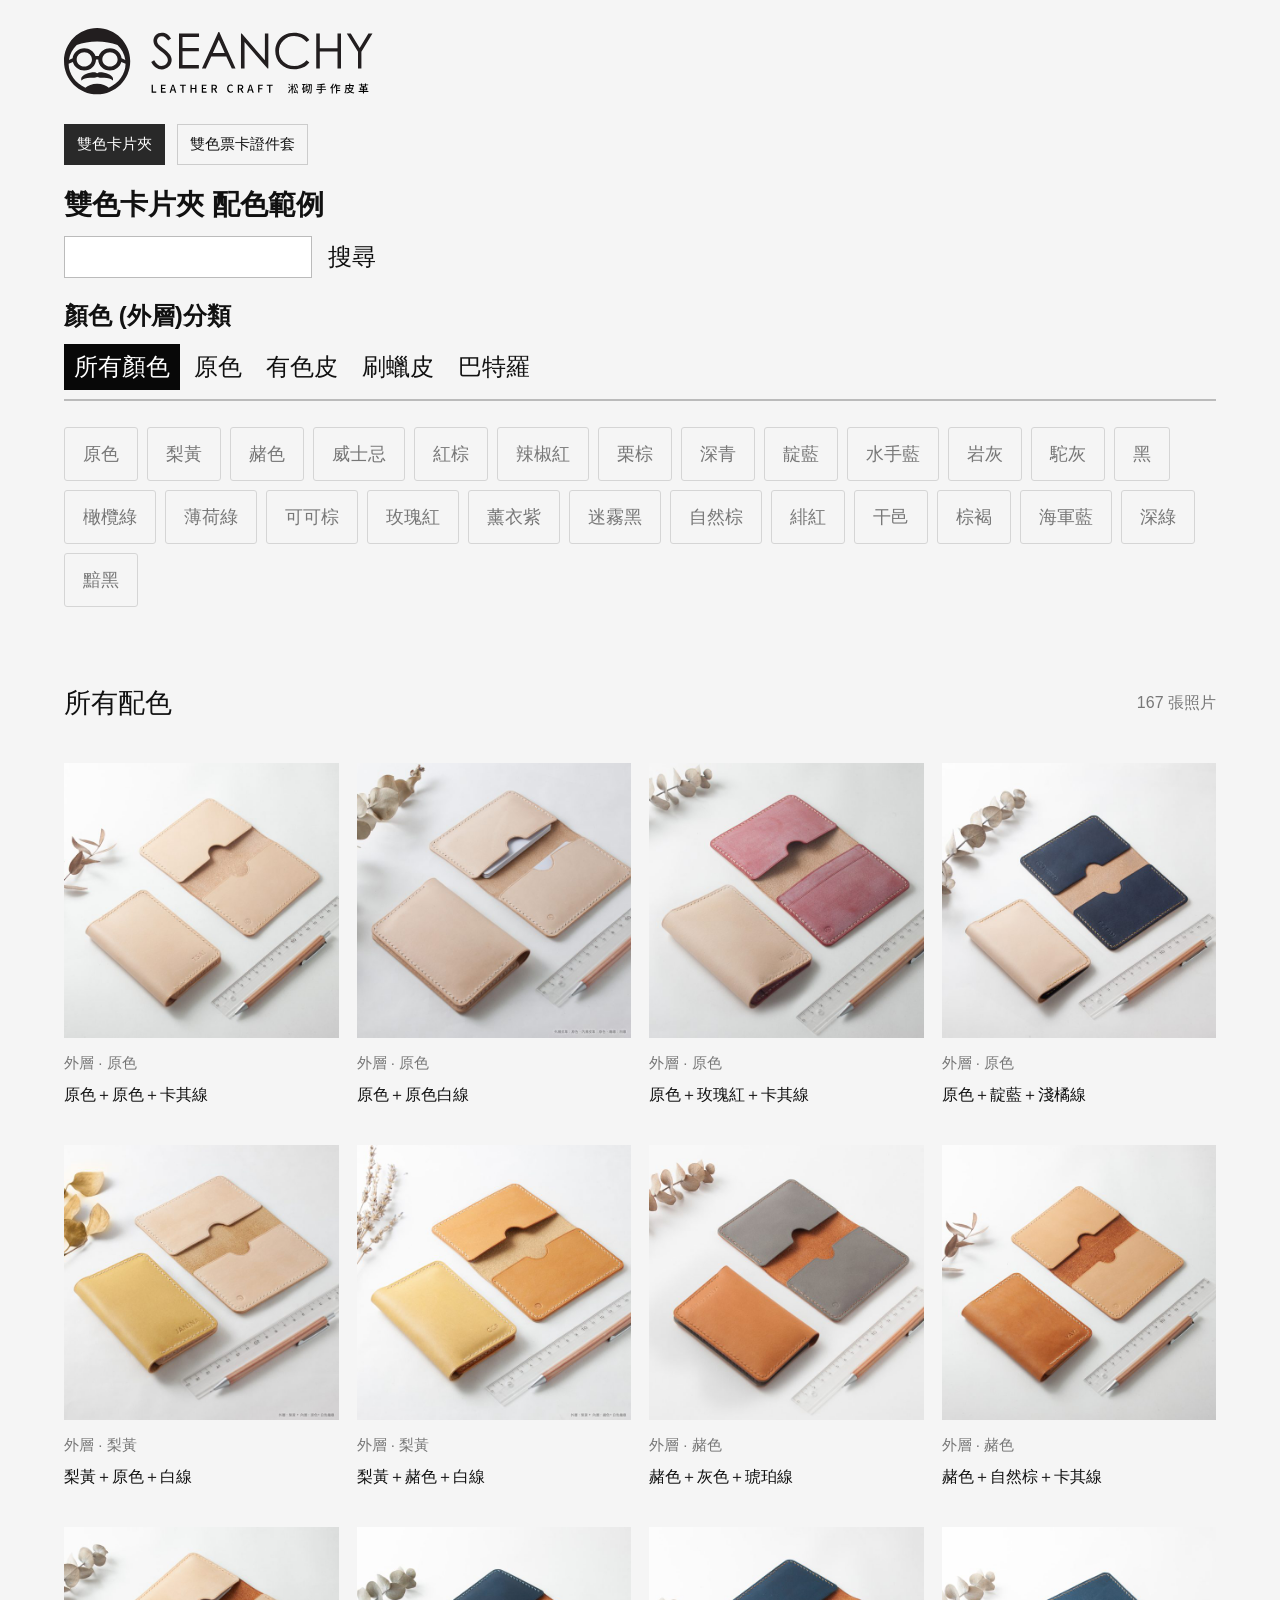
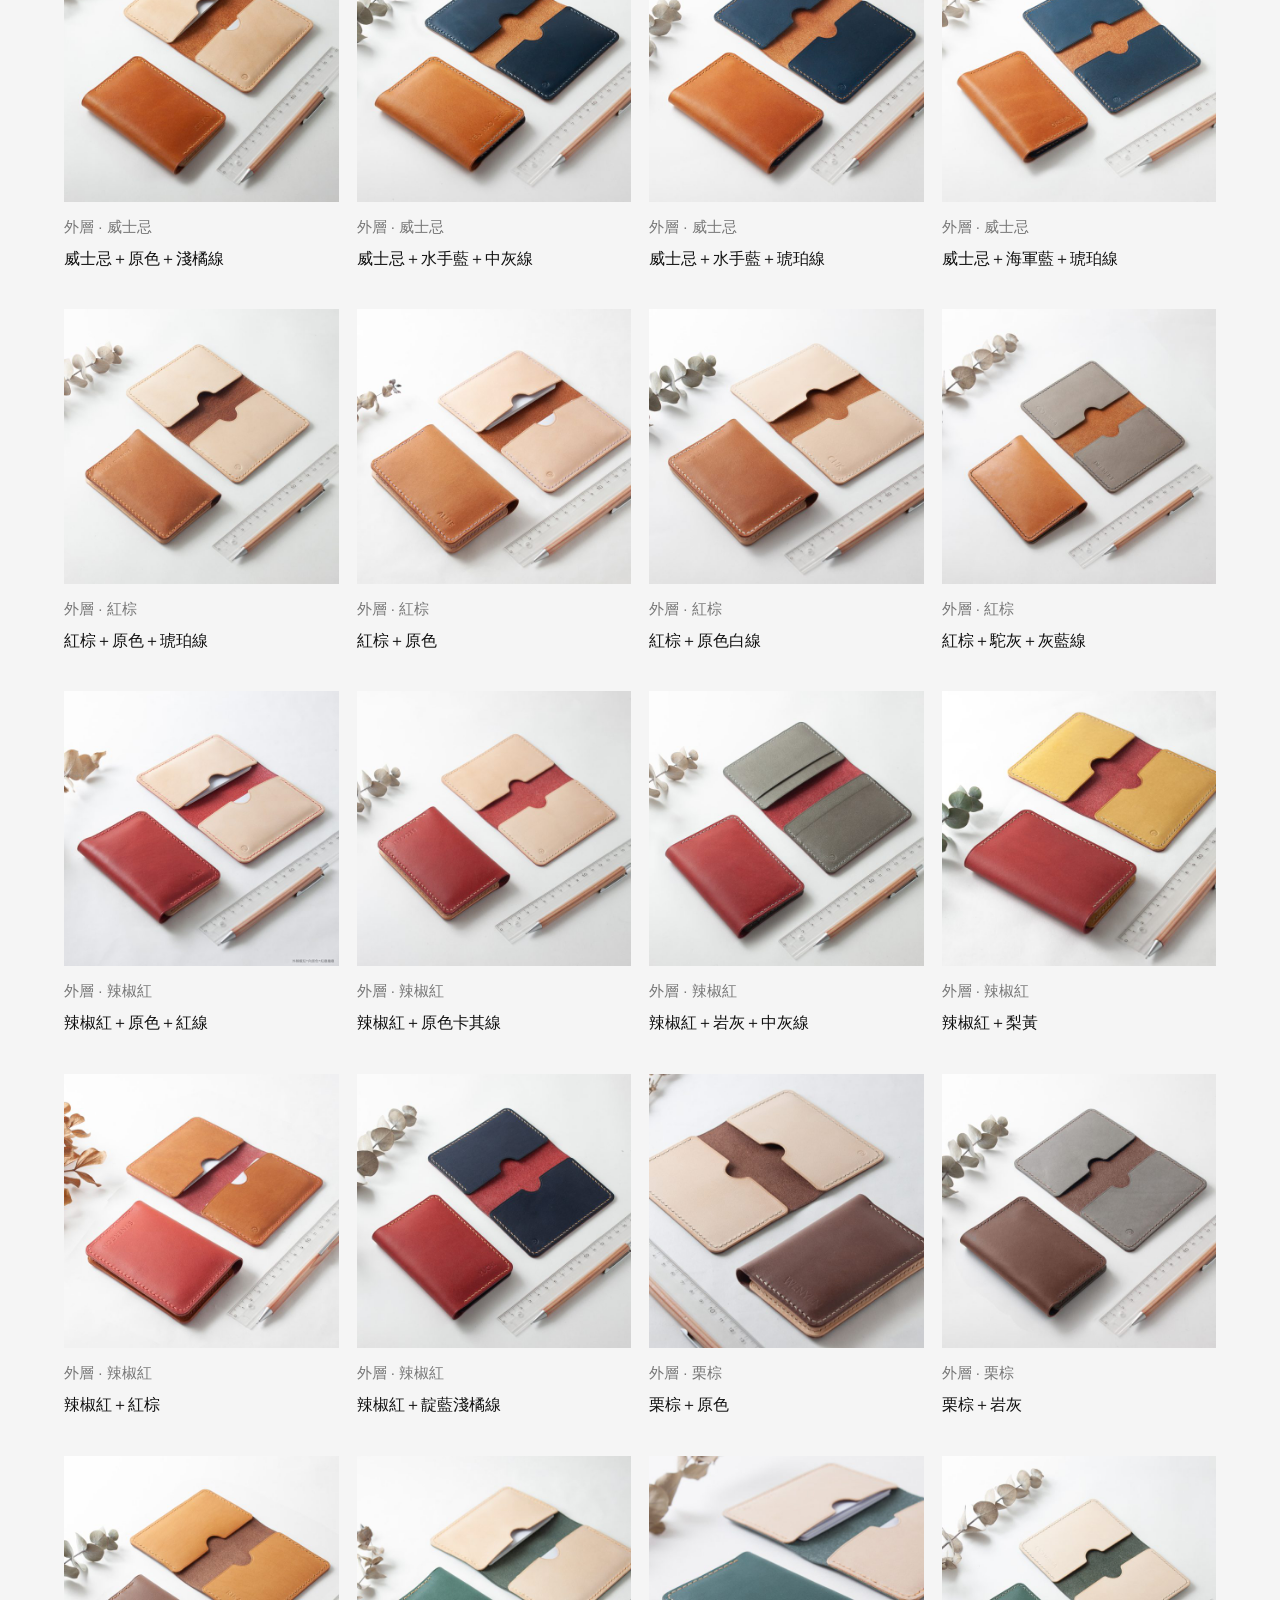
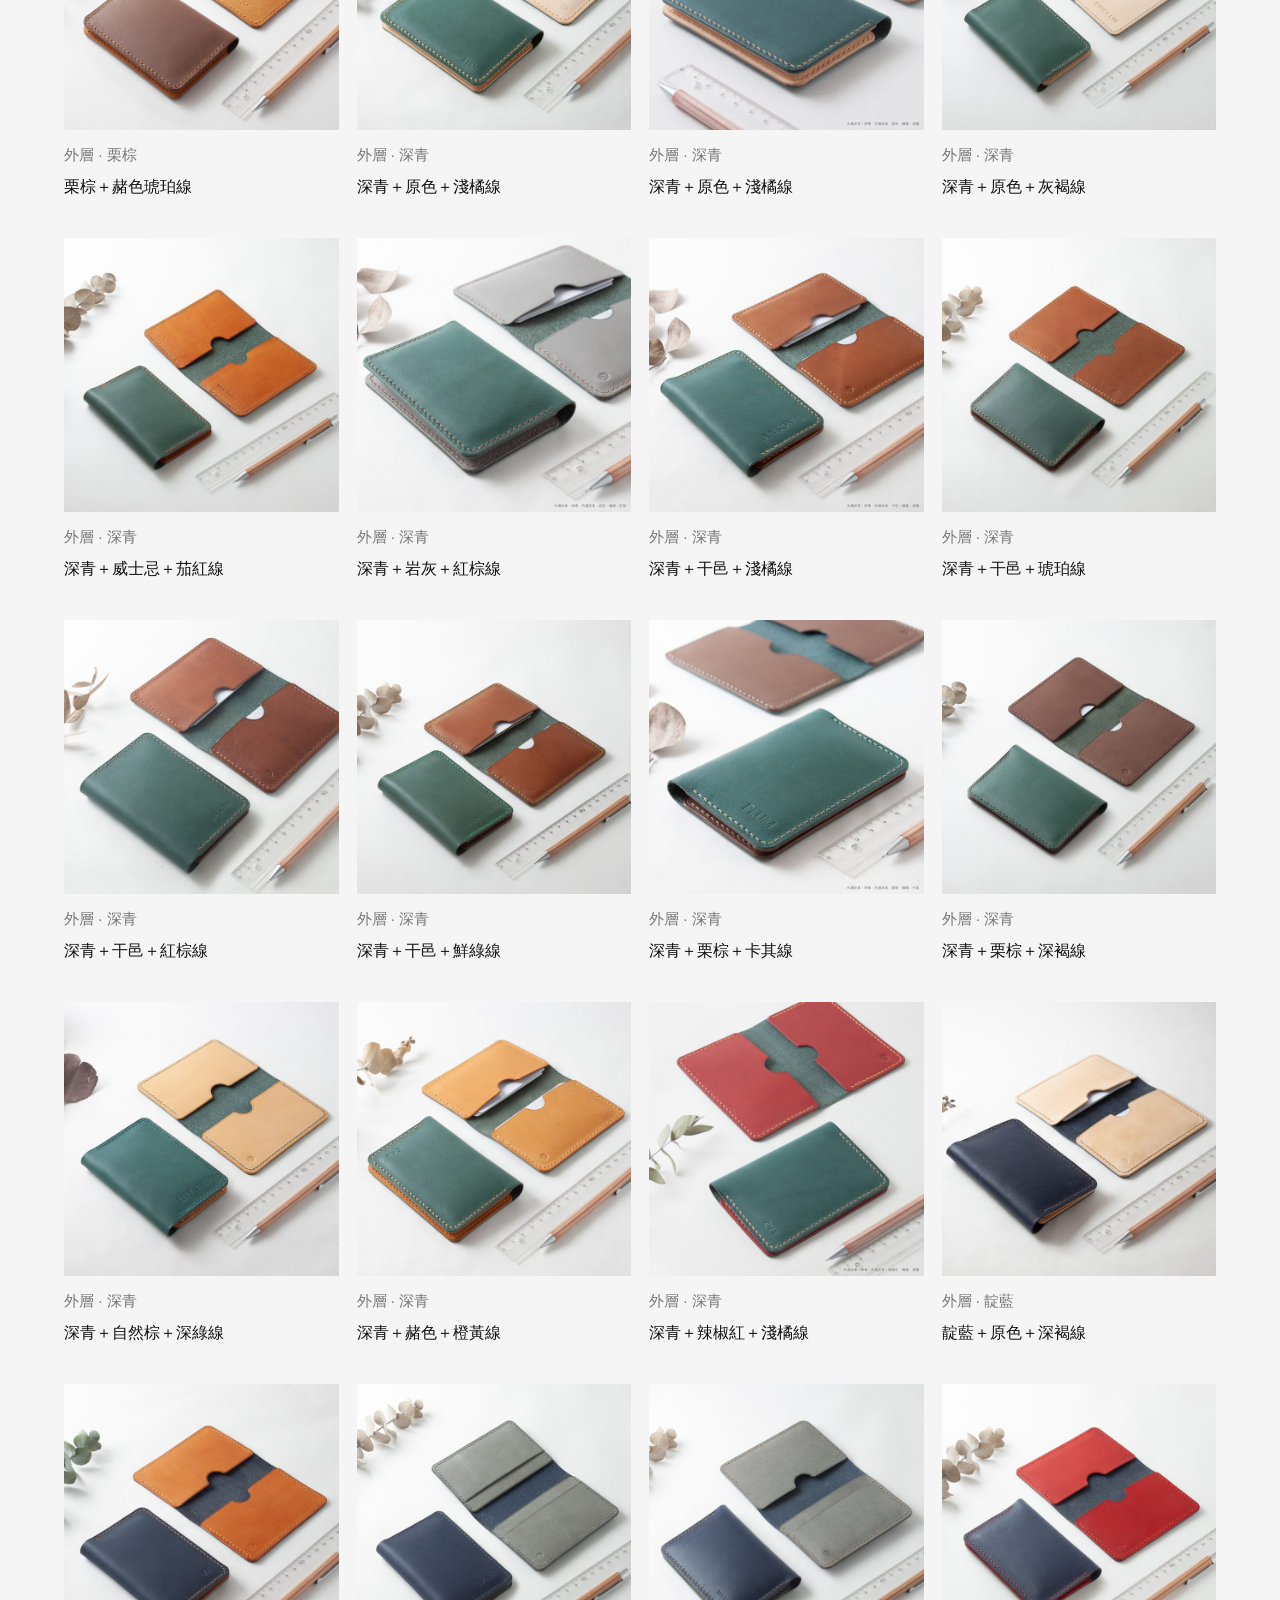
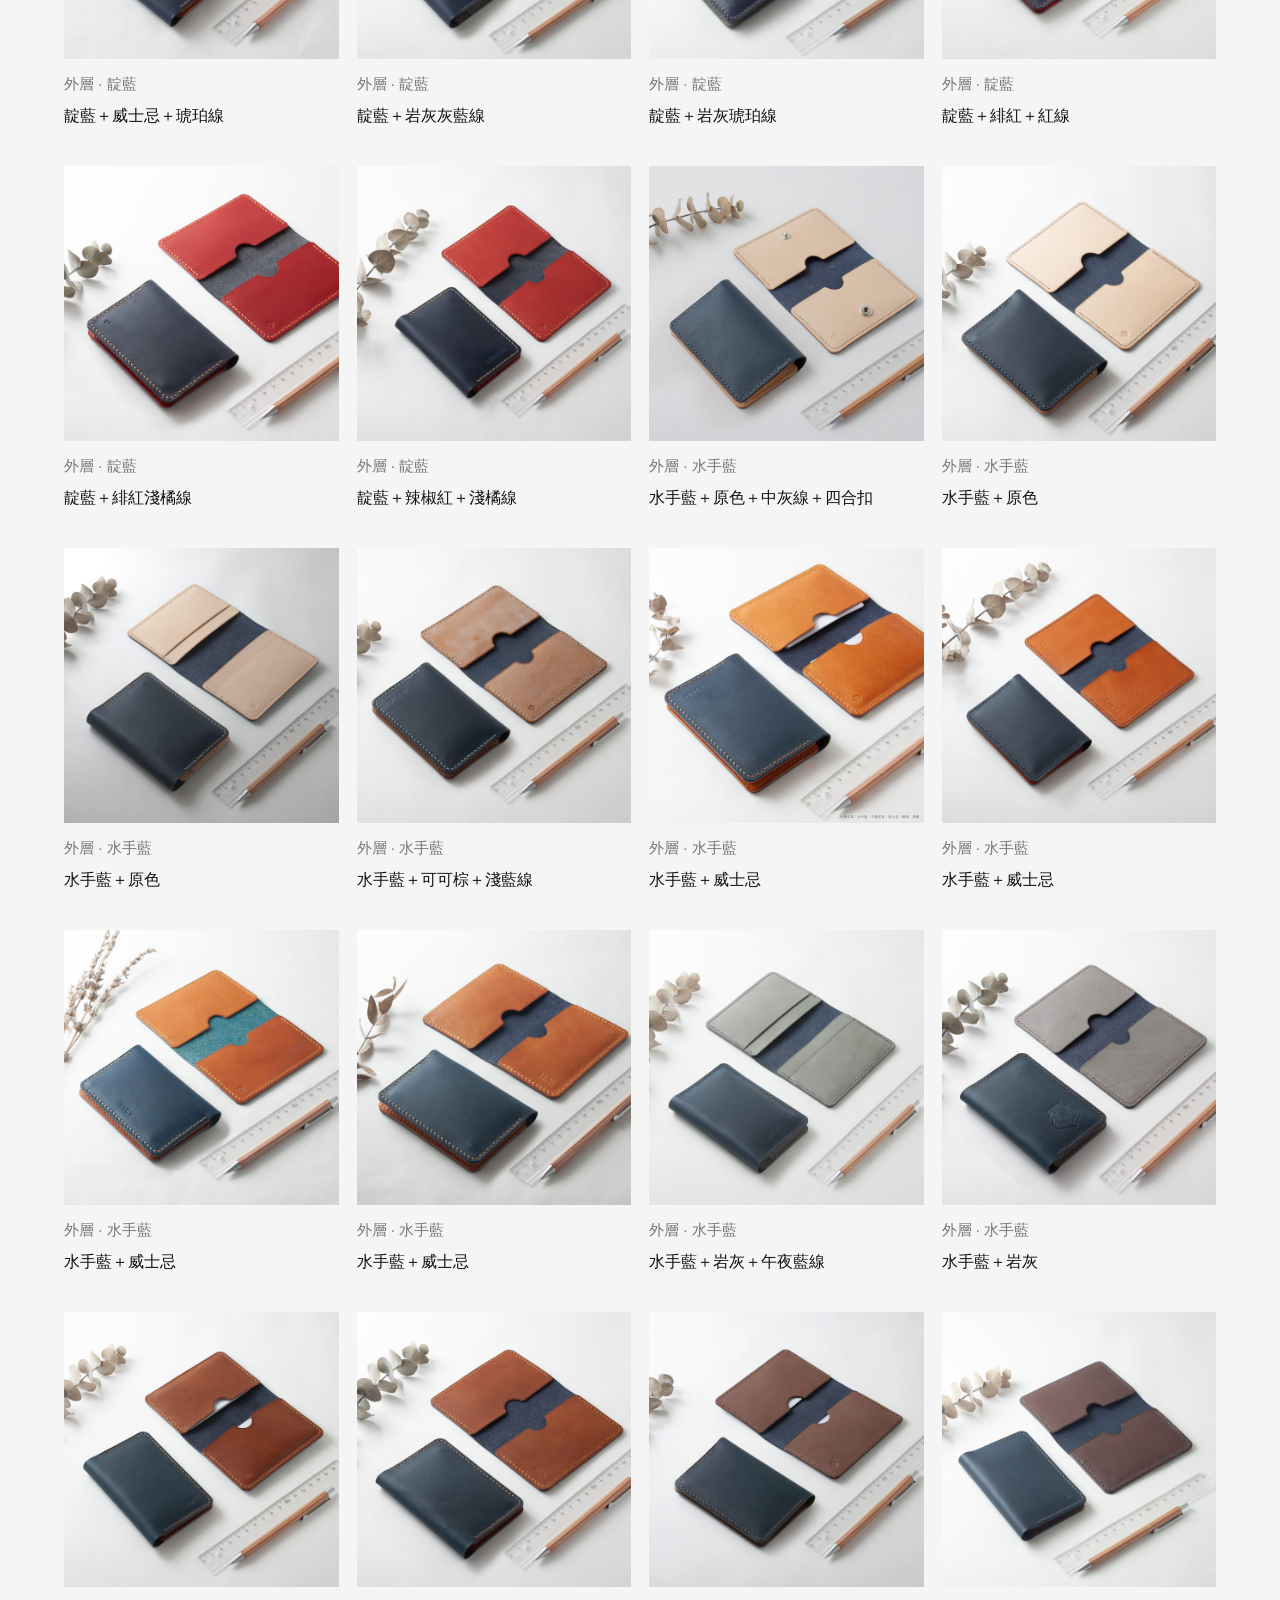
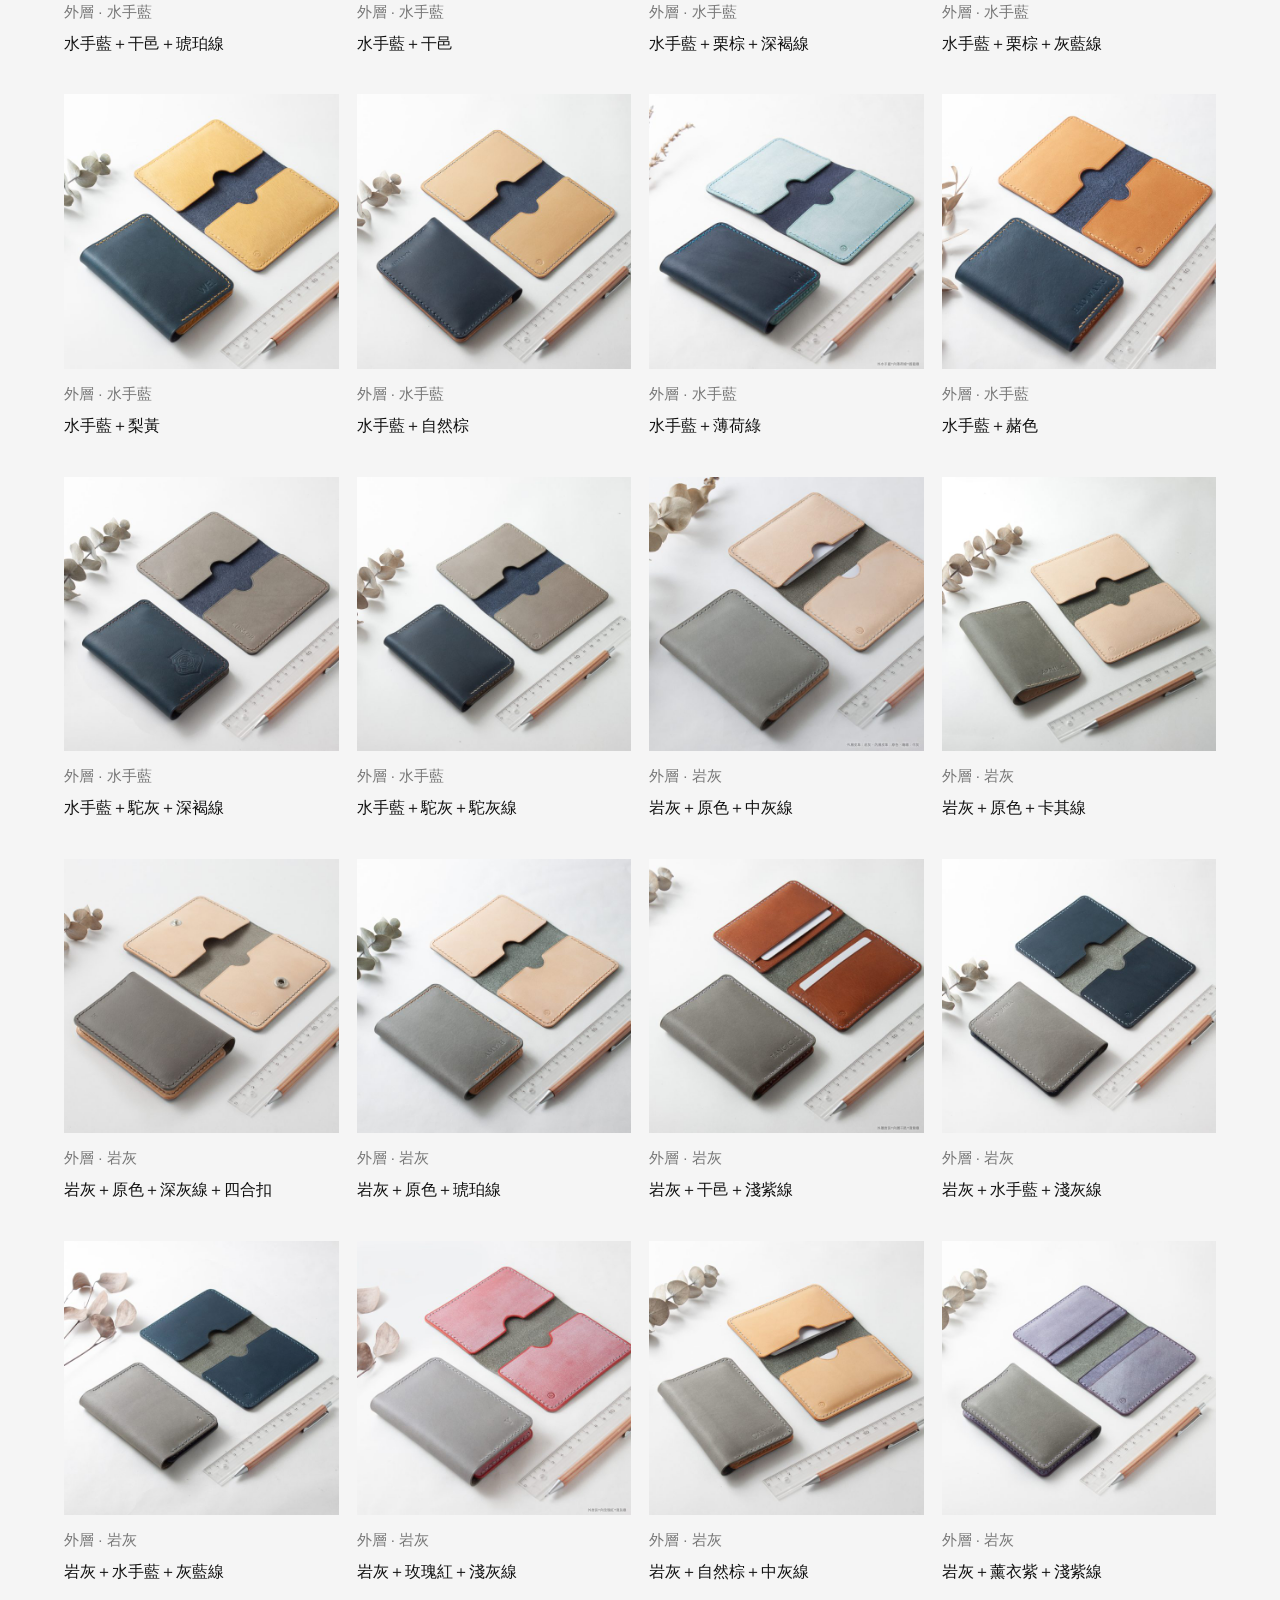
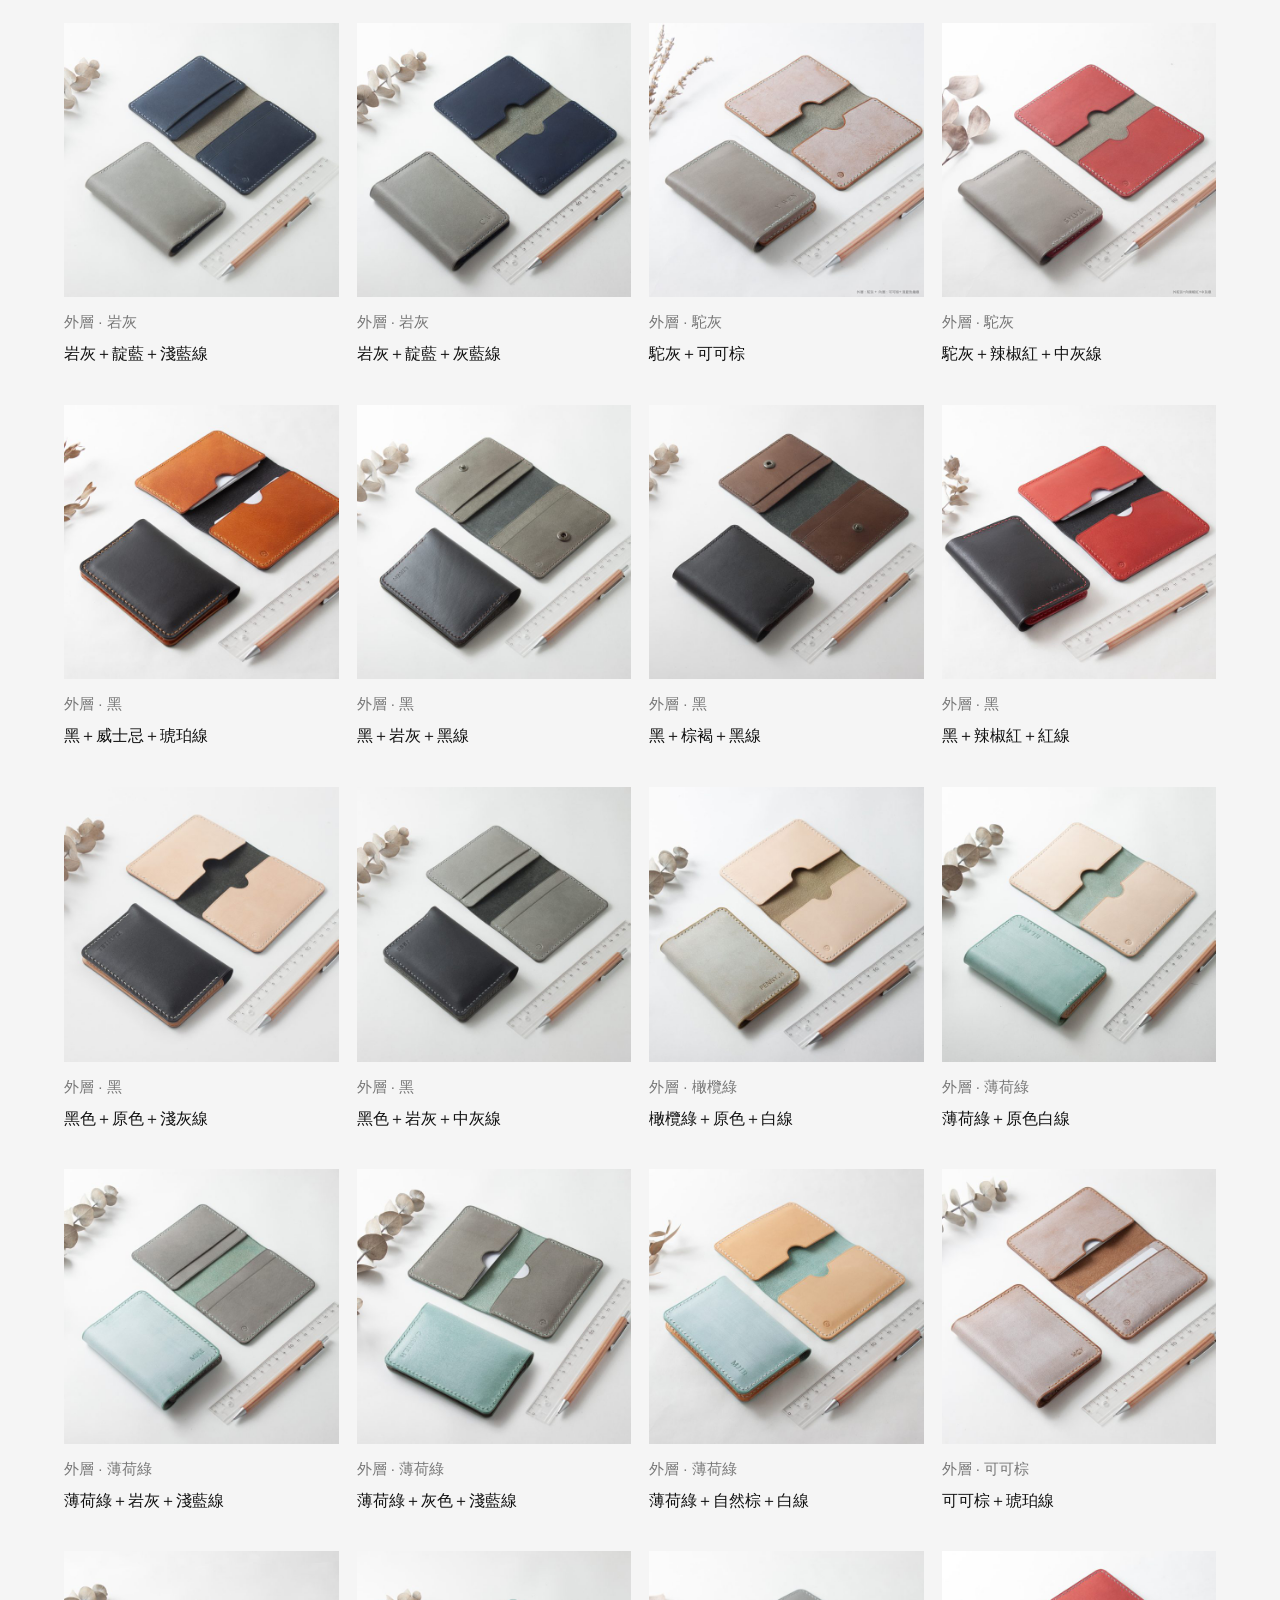
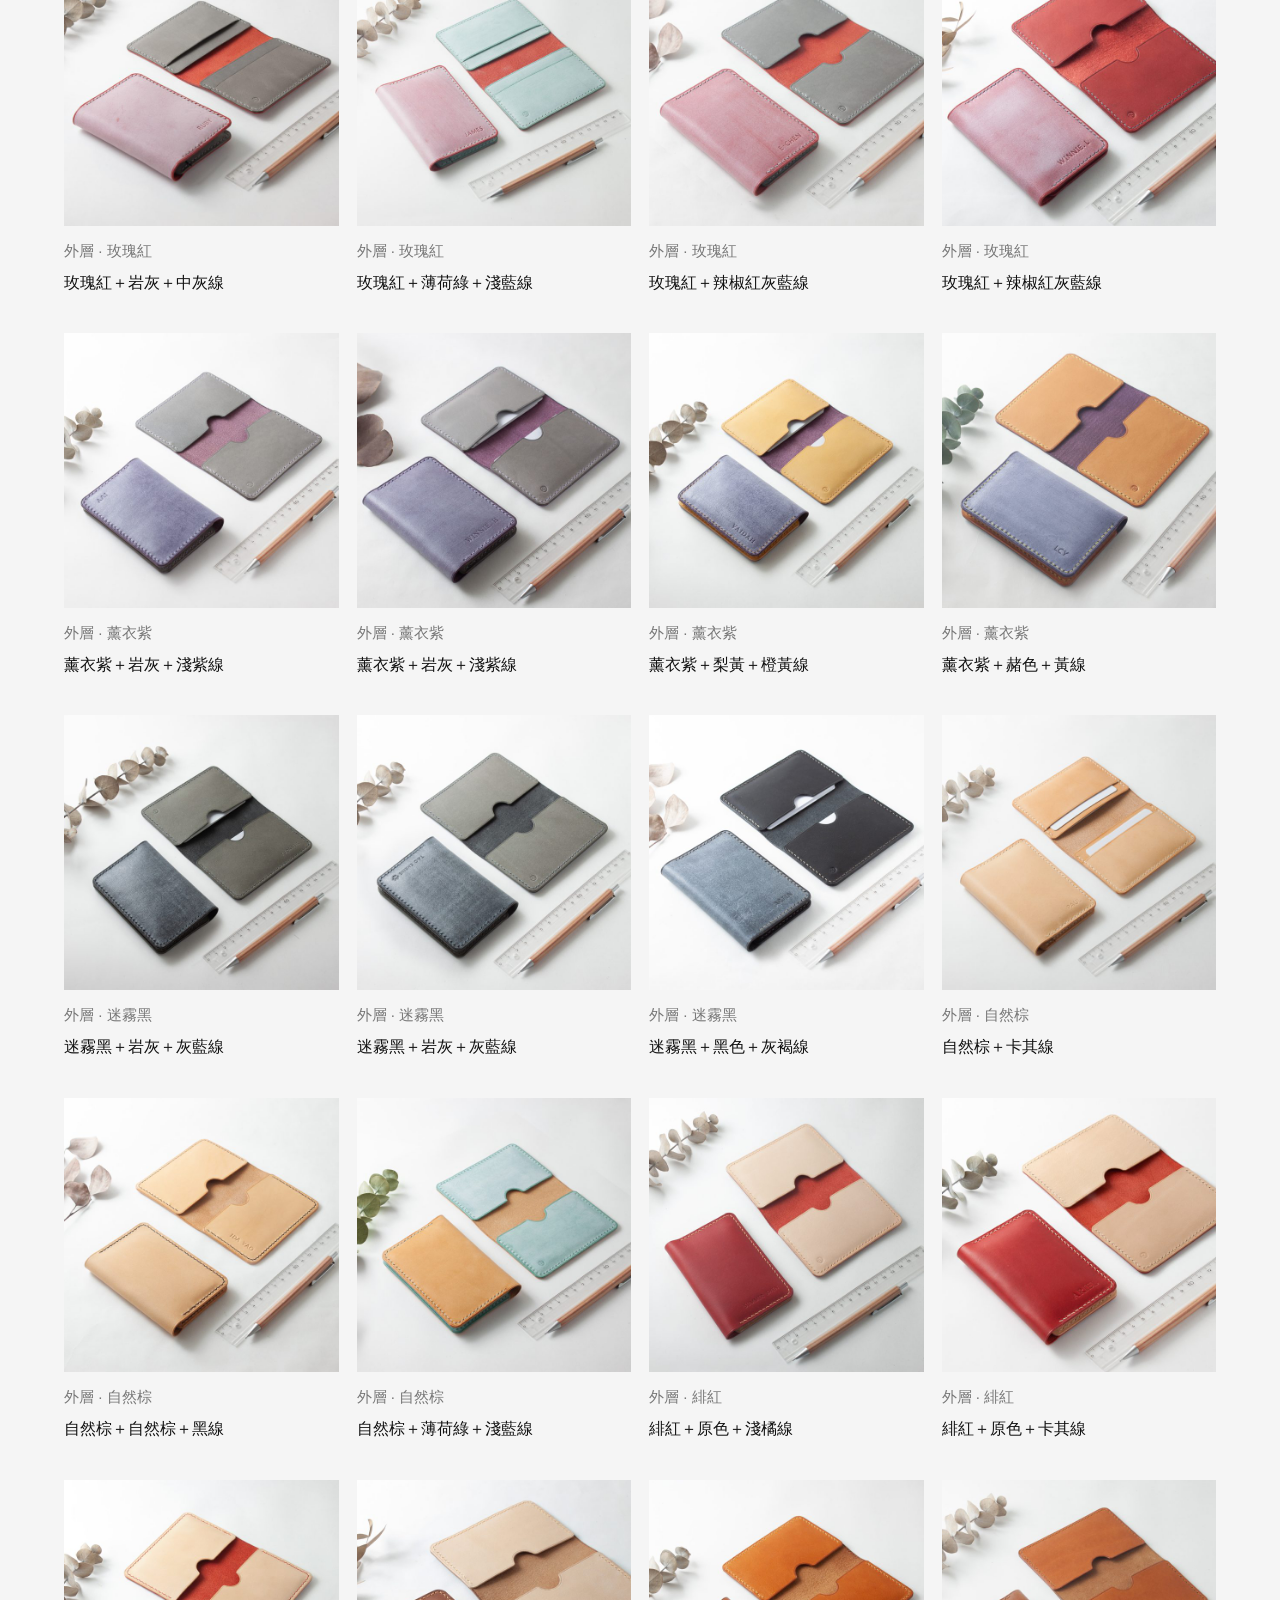
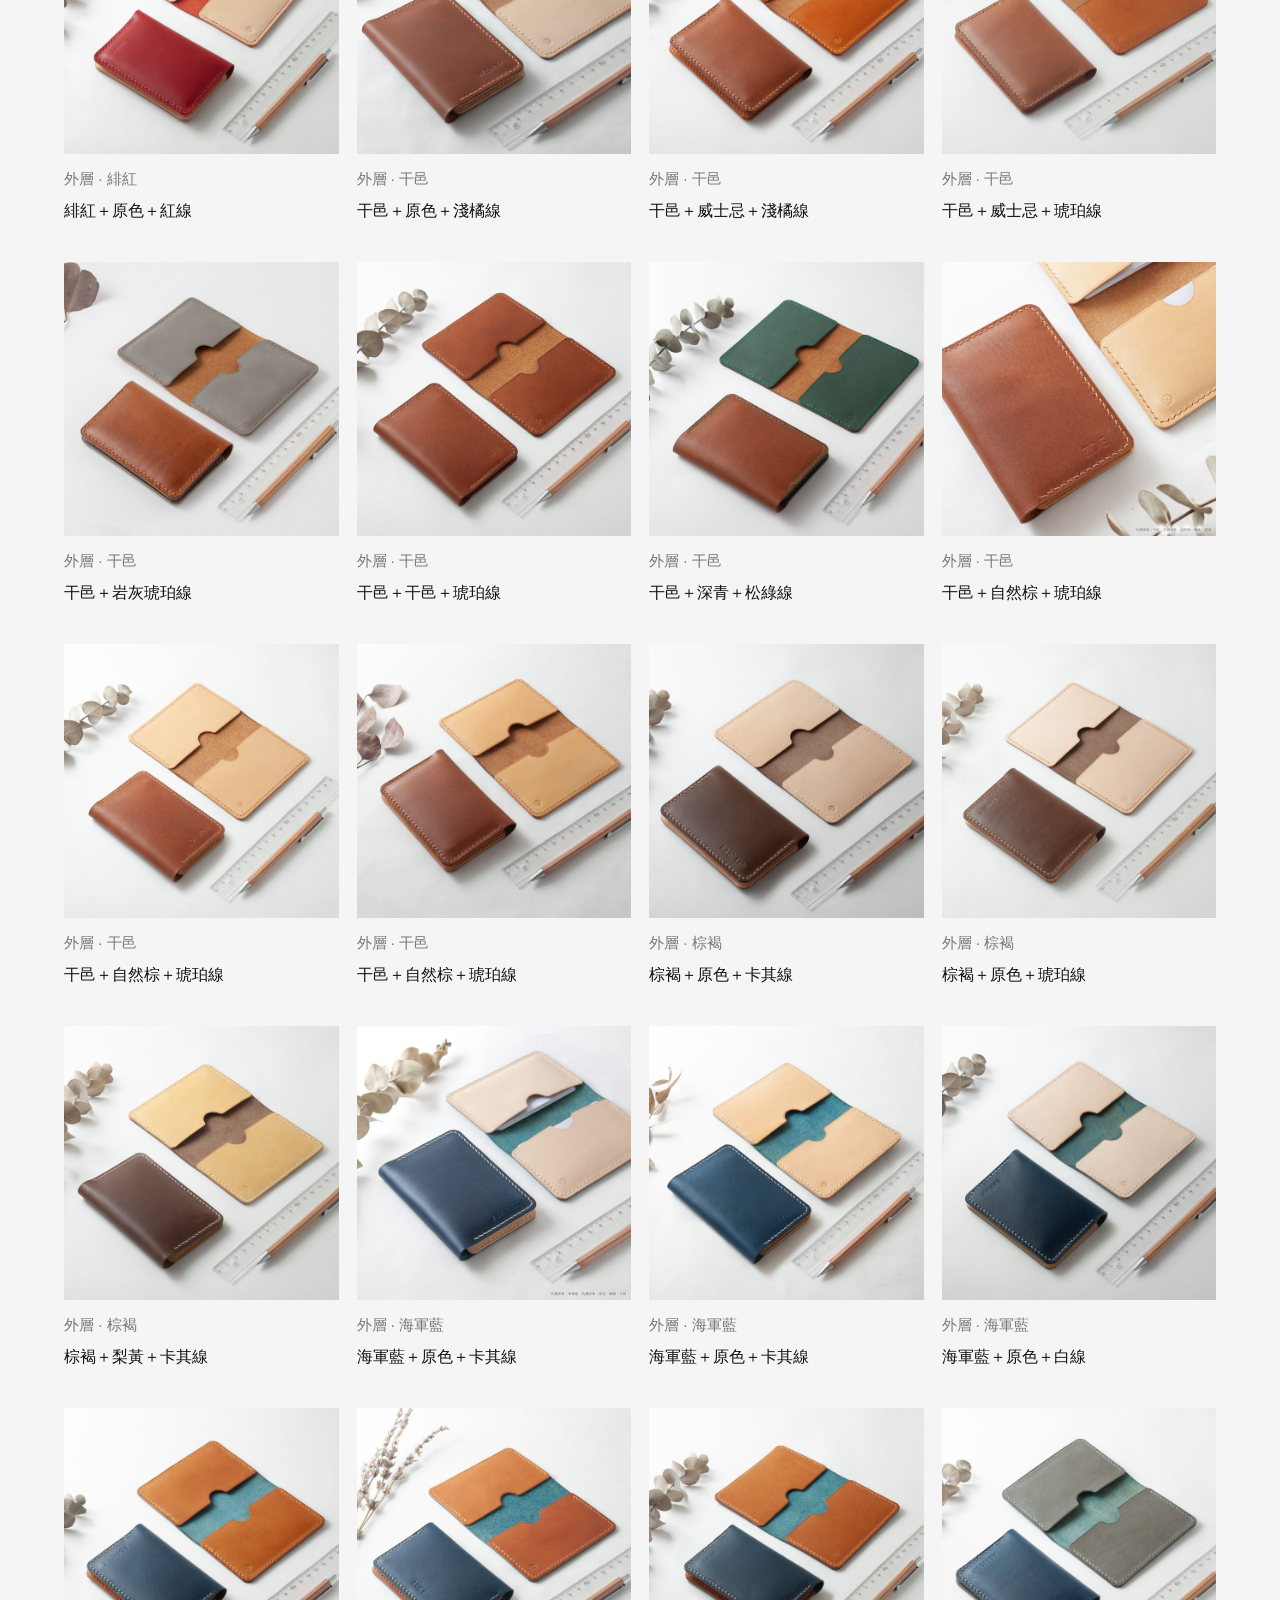
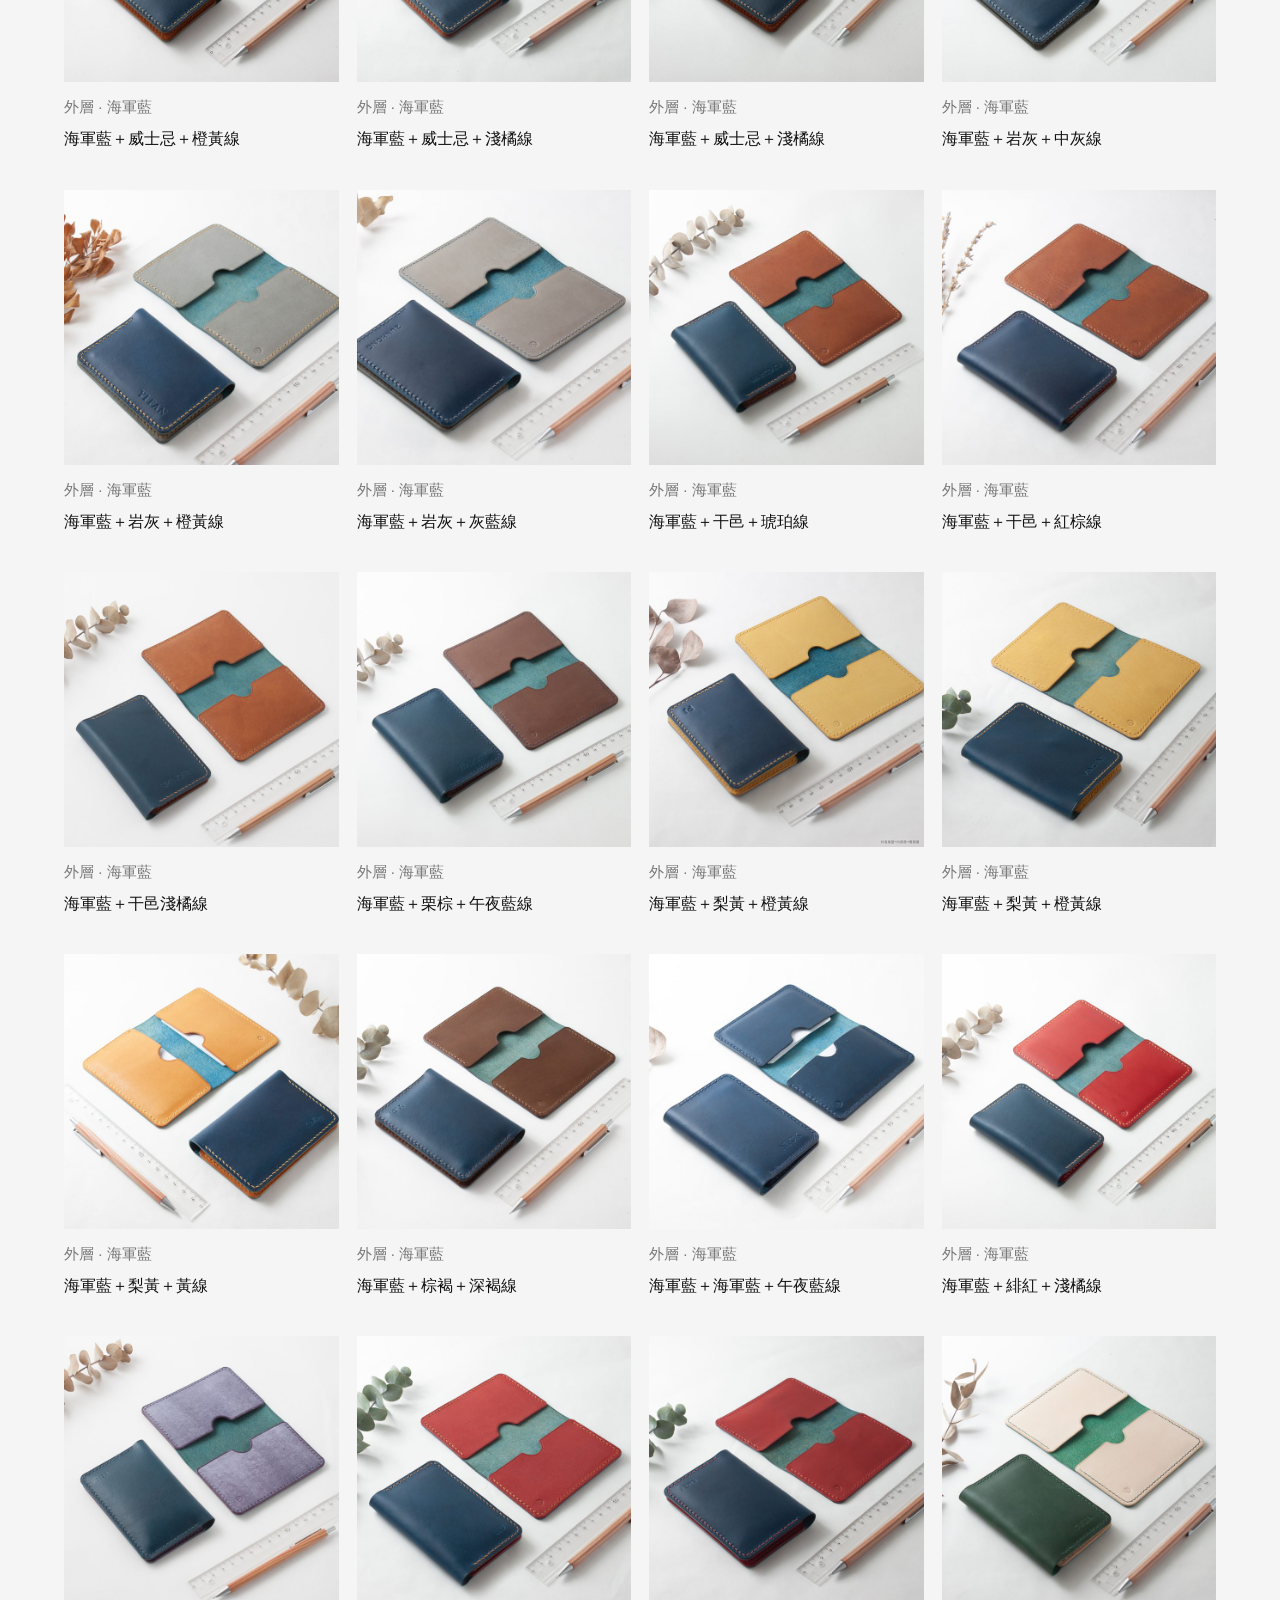
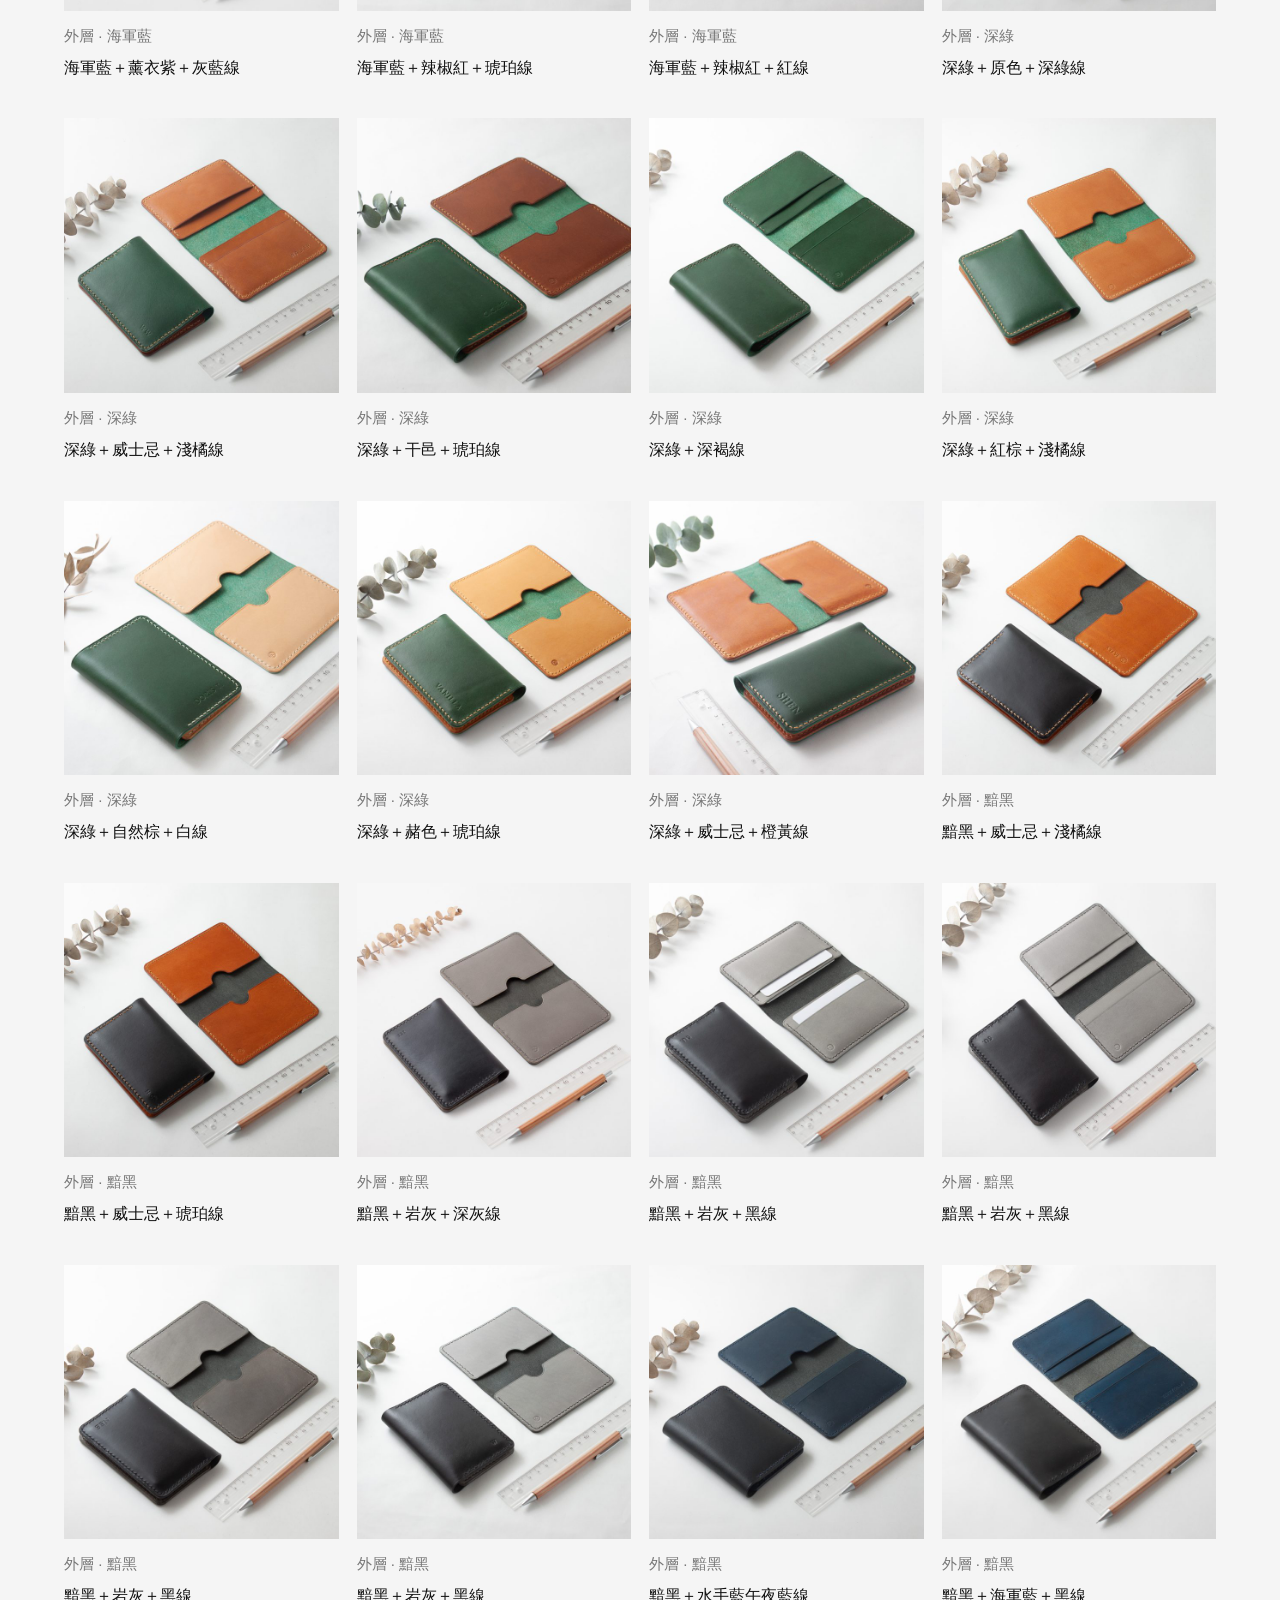
<file: index.html>
<!doctype html><html lang="zh-Hant"><head><meta charset="utf-8"><meta name="viewport" content="width=device-width,initial-scale=1"><title>雙色卡片夾 配色相簿｜SEANCHY</title><meta name="description" content="SEANCHY 雙色卡片夾 皮革配色範例，依外層顏色瀏覽，尋找喜歡的皮革與縫線組合。"><link rel="stylesheet" href="assets/style.css?v=4"><script defer src="assets/data.js"></script><script defer src="assets/app.js?v=4"></script></head><body>
<header><a href="index.html" class="brand" aria-label="SEANCHY 瀚翔手作皮革"><img class="brand-image" src="assets/logo.svg" alt="SEANCHY LEATHER CRAFT 瀚翔手作皮革" width="310" height="76"></a></header><nav class="albums" aria-label="選擇相簿"><a href="2c_match.html" aria-current="page">雙色卡片夾</a><a href="2s_match.html">雙色票卡證件套</a></nav>
<main><h1>雙色卡片夾 配色範例</h1><section class="browse" aria-label="配色搜尋"><form id="searchform" class="searchrow"><input id="search" type="search" aria-label="搜尋配色" autocomplete="off"><button type="submit">搜尋</button></form><h2 class="filter-title">顏色 (外層)分類</h2><div id="series" aria-label="皮革系列"></div><div id="filters" aria-label="外層顏色"></div></section>
<div class="results"><h2 id="heading">所有配色</h2><span id="count" role="status" aria-live="polite"></span></div><div id="gallery"></div><p id="empty" hidden>沒有找到符合的配色，試試其他顏色或清除搜尋、切換分類。</p><noscript>請啟用 JavaScript 以瀏覽相簿。</noscript></main>
<footer><span>SEANCHY</span><p>照片因光線與螢幕顯示可能有色差，配色請以實物為準。</p><a href="#">回到頂端 ↑</a></footer>
<dialog id="viewer" aria-labelledby="caption"><button id="close" aria-label="關閉照片">✕</button><div class="stage"><button id="prev" aria-label="上一張">←</button><img id="large" alt=""><button id="next" aria-label="下一張">→</button></div><div class="detail"><p id="caption"></p><span id="position"></span></div></dialog></body></html>
</file>
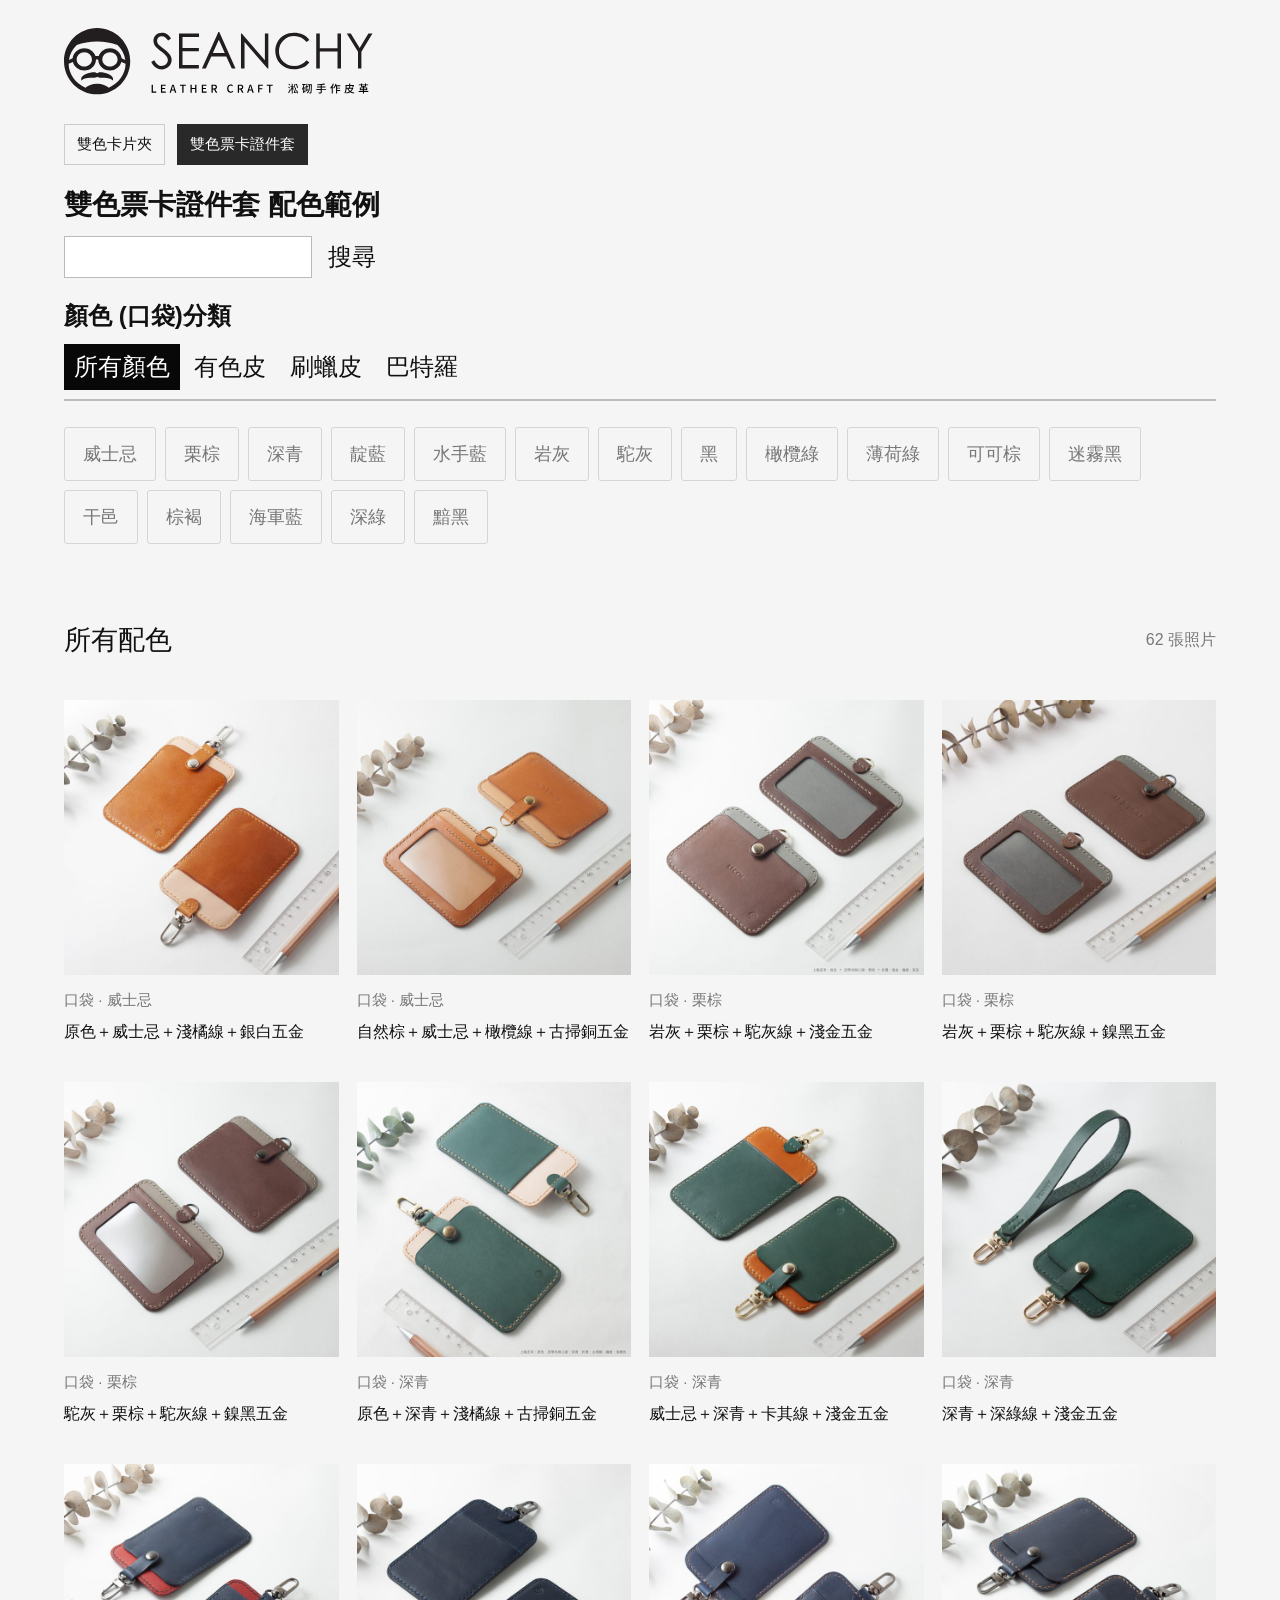
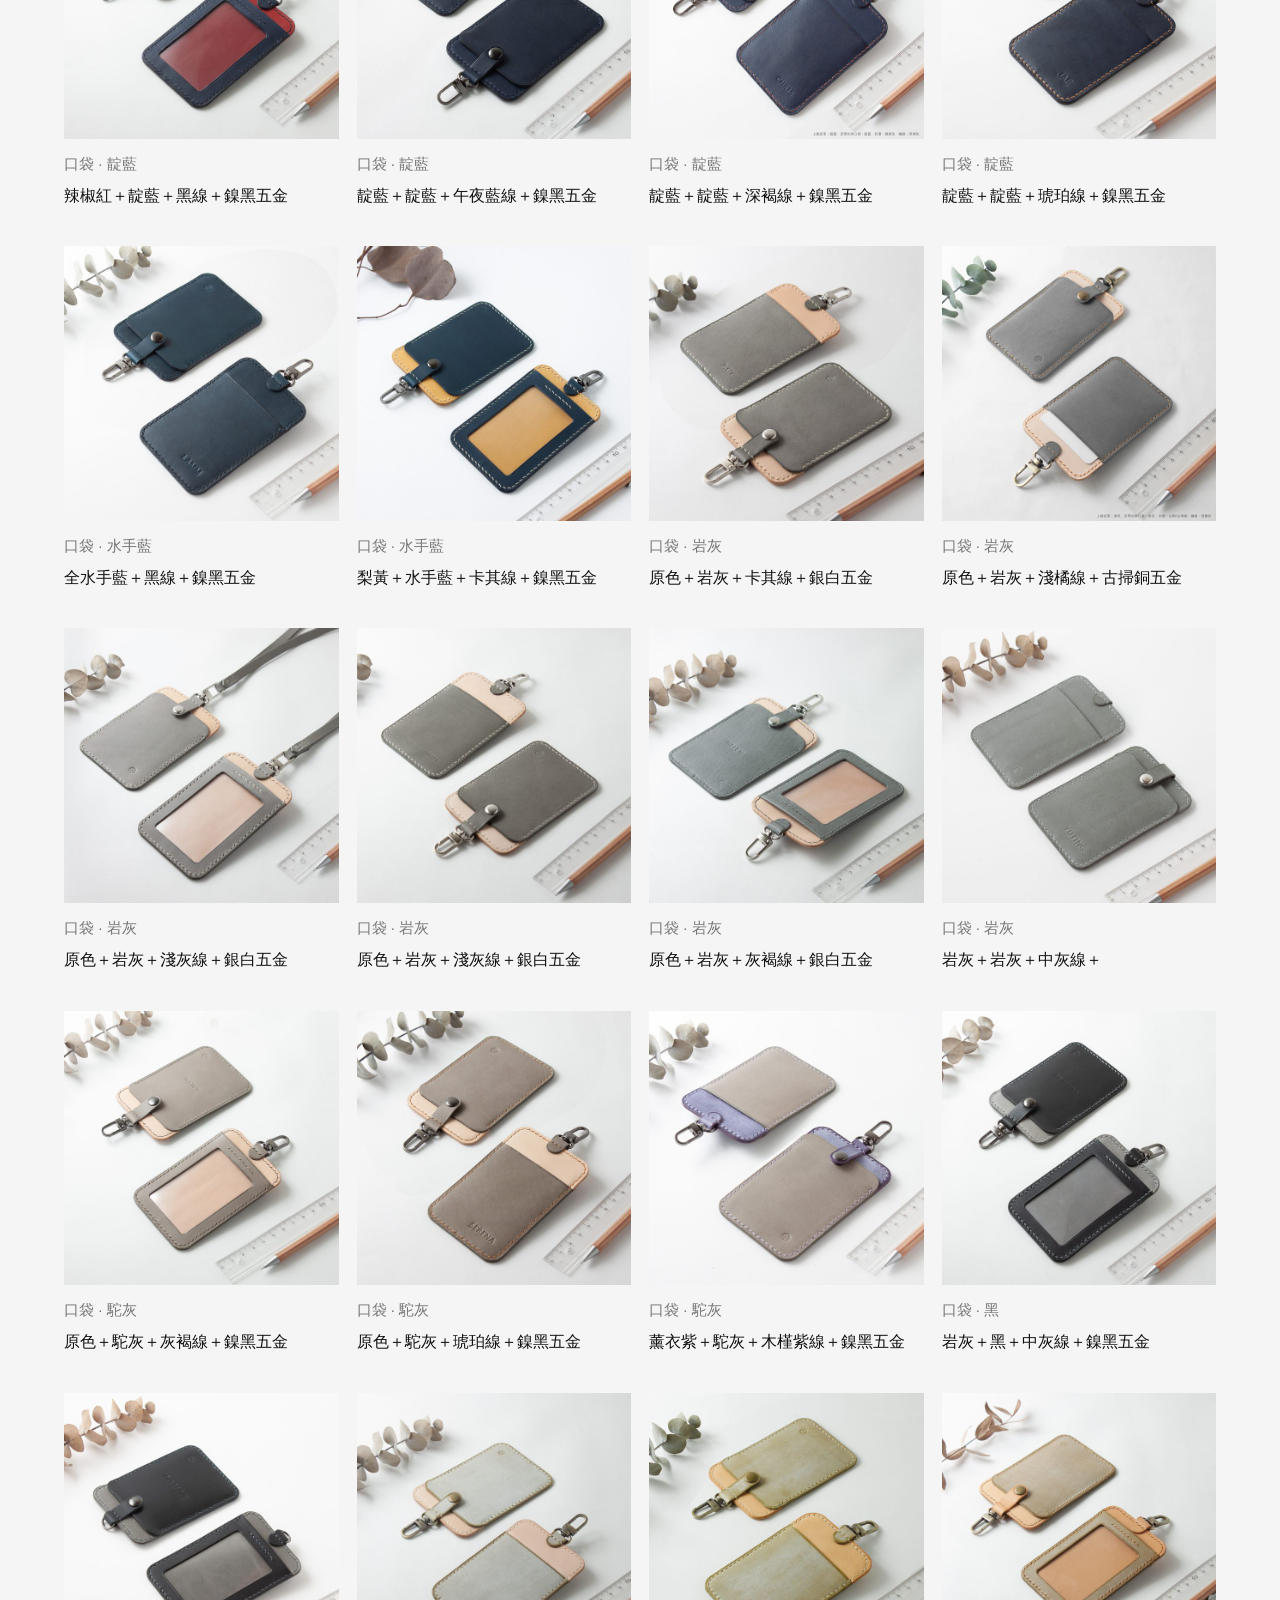
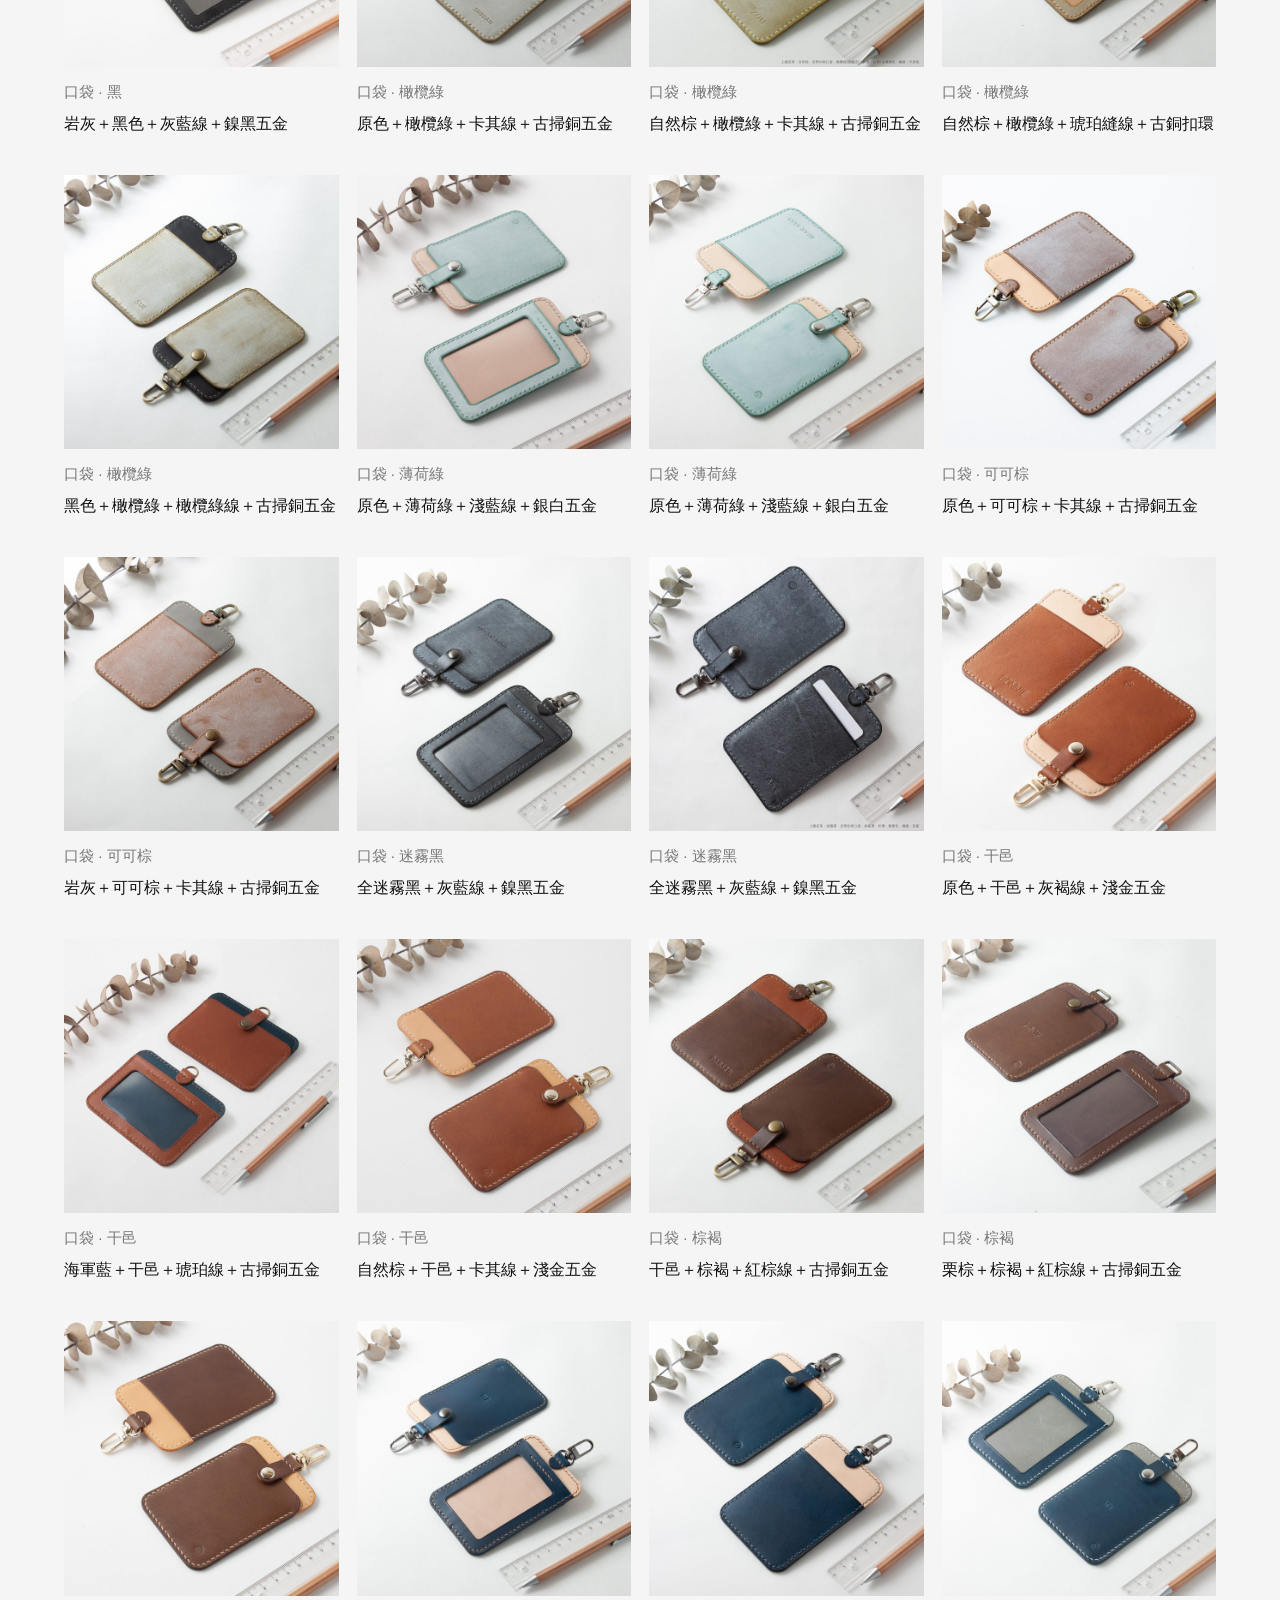
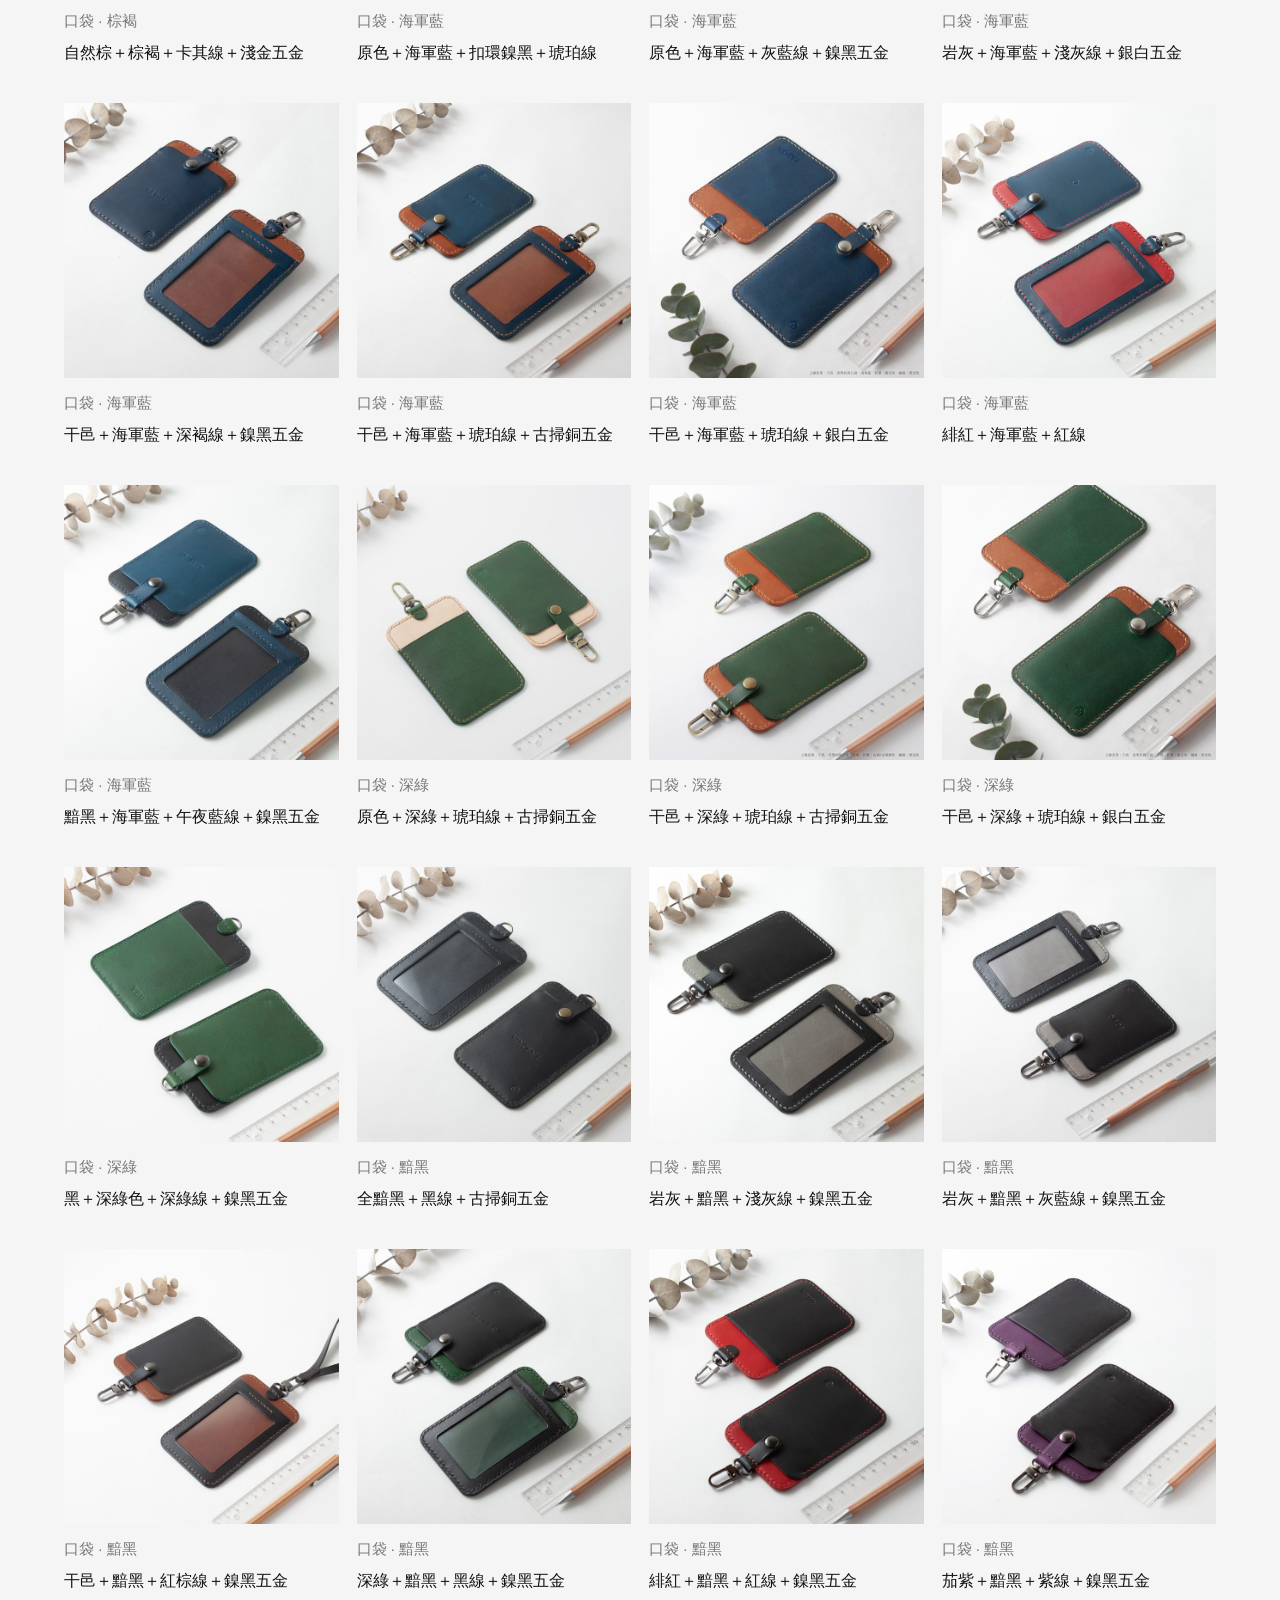
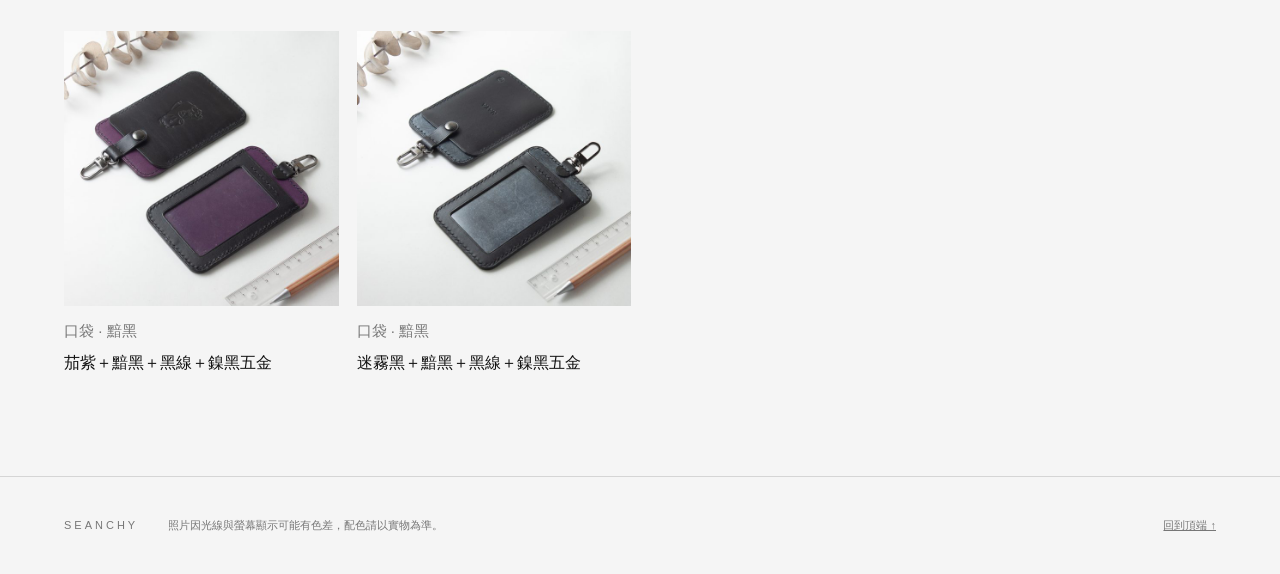
<file: 2s_match.html>
<!doctype html><html lang="zh-Hant"><head><meta charset="utf-8"><meta name="viewport" content="width=device-width,initial-scale=1"><title>雙色票卡證件套 配色相簿｜SEANCHY</title><meta name="description" content="SEANCHY 雙色票卡證件套 皮革配色範例，依口袋顏色瀏覽，尋找喜歡的皮革與縫線組合。"><link rel="stylesheet" href="assets/style.css?v=4"><script defer src="assets/data-2s.js"></script><script defer src="assets/app.js?v=4"></script></head><body data-category-label="口袋">
<header><a href="index.html" class="brand" aria-label="SEANCHY 瀚翔手作皮革"><img class="brand-image" src="assets/logo.svg" alt="SEANCHY LEATHER CRAFT 瀚翔手作皮革" width="310" height="76"></a></header><nav class="albums" aria-label="選擇相簿"><a href="2c_match.html">雙色卡片夾</a><a href="2s_match.html" aria-current="page">雙色票卡證件套</a></nav>
<main><h1>雙色票卡證件套 配色範例</h1><section class="browse" aria-label="配色搜尋"><form id="searchform" class="searchrow"><input id="search" type="search" aria-label="搜尋配色" autocomplete="off"><button type="submit">搜尋</button></form><h2 class="filter-title">顏色 (口袋)分類</h2><div id="series" aria-label="皮革系列"></div><div id="filters" aria-label="口袋顏色"></div></section>
<div class="results"><h2 id="heading">所有配色</h2><span id="count" role="status" aria-live="polite"></span></div><div id="gallery"></div><p id="empty" hidden>沒有找到符合的配色，試試其他顏色或清除搜尋、切換分類。</p><noscript>請啟用 JavaScript 以瀏覽相簿。</noscript></main>
<footer><span>SEANCHY</span><p>照片因光線與螢幕顯示可能有色差，配色請以實物為準。</p><a href="#">回到頂端 ↑</a></footer>
<dialog id="viewer" aria-labelledby="caption"><button id="close" aria-label="關閉照片">✕</button><div class="stage"><button id="prev" aria-label="上一張">←</button><img id="large" alt=""><button id="next" aria-label="下一張">→</button></div><div class="detail"><p id="caption"></p><span id="position"></span></div></dialog></body></html>
</file>
<file: assets/style.css>
:root{color-scheme:light;--paper:#f5f2eb;--ink:#302d27;--muted:#756e63;--accent:#76543e;--line:#d9d2c6}*{box-sizing:border-box}body{margin:0;background:var(--paper);color:var(--ink);font-family:-apple-system,BlinkMacSystemFont,"Noto Sans TC",sans-serif}button,input{font:inherit}button,a,input{-webkit-tap-highlight-color:transparent}button{cursor:pointer}a{color:inherit}header{padding:28px 5%;display:flex;justify-content:space-between;align-items:center;border-bottom:1px solid var(--line)}.brand{text-decoration:none;font-family:Georgia,serif;font-size:28px;letter-spacing:5px}.brand span{display:block;font:9px sans-serif;letter-spacing:2px;margin-top:7px}.edition{font-size:12px;color:var(--muted)}main{max-width:1440px;margin:auto;padding:0 5% 80px}.intro{padding:65px 0 46px}.eyebrow{font-size:11px;letter-spacing:3px;color:var(--accent)}h1{font-family:Georgia,"Noto Serif TC",serif;font-weight:400;font-size:clamp(35px,4vw,58px);line-height:1.4;letter-spacing:3px;margin:20px 0}.intro>p:last-child{color:var(--muted);font-size:14px;line-height:2}.dash{padding:0 12px}.browse{border-top:1px solid var(--line);padding:26px 0}label{display:block;font-size:13px;margin-bottom:10px}.searchrow{display:flex;gap:12px;max-width:650px}input{min-width:0;flex:1;background:transparent;border:0;border-bottom:1px solid var(--accent);border-radius:0;padding:12px 0;font-size:15px}.searchrow button{background:transparent;border:1px solid var(--line);padding:0 17px}.hint{font-size:12px;color:var(--muted);margin:12px 0 24px}#filters{display:flex;flex-wrap:wrap;gap:8px}#filters button{border:1px solid var(--line);background:transparent;color:var(--muted);padding:9px 15px;border-radius:3px;font-size:13px}#filters button[aria-pressed=true]{background:var(--ink);color:var(--paper);border-color:var(--ink)}.results{display:flex;align-items:center;justify-content:space-between;margin:14px 0 22px}.results h2{font-size:20px;font-weight:400}.results span{font-size:12px;color:var(--muted)}#gallery{display:grid;grid-template-columns:repeat(4,minmax(0,1fr));gap:30px 22px}.card{border:0;padding:0;background:transparent;text-align:left;color:inherit;min-width:0}.card img{display:block;width:100%;aspect-ratio:1;object-fit:contain;background:#eae6de;transition:filter .2s}.card:hover img{filter:brightness(1.05)}.card small{display:block;color:var(--muted);font-size:11px;margin:15px 0 6px}.card strong{display:block;font-size:14px;font-weight:400;line-height:1.6;overflow-wrap:anywhere}#empty{padding:50px 0;color:var(--muted)}footer{border-top:1px solid var(--line);padding:30px 5%;display:flex;align-items:center;gap:30px;font-size:11px;color:var(--muted)}footer>span{letter-spacing:3px}footer a{margin-left:auto;white-space:nowrap}dialog{border:0;background:#f5f2eb;width:min(1100px,96vw);max-height:95dvh;padding:42px 16px 18px}dialog::backdrop{background:#171511db}body:has(dialog[open]){overflow:hidden}#close{position:absolute;right:8px;top:5px;border:0;background:transparent;padding:10px;font-size:20px}.stage{display:flex;align-items:center;justify-content:space-between;gap:10px}.stage img{width:calc(100% - 100px);height:70dvh;object-fit:contain}.stage button{background:transparent;border:1px solid var(--line);font-size:22px;width:40px;height:44px;flex-shrink:0}.detail{display:flex;justify-content:space-between;align-items:center;gap:15px;padding:0 12px;font-size:14px}.detail span{white-space:nowrap;color:var(--muted);font-size:12px}:focus-visible{outline:3px solid #aa7954;outline-offset:4px}@media(max-width:900px){#gallery{grid-template-columns:repeat(3,minmax(0,1fr))}}@media(max-width:600px){header{padding:20px 5%}.brand{font-size:22px}.edition{font-size:10px}.intro{padding:36px 0 28px}#gallery{grid-template-columns:repeat(2,minmax(0,1fr));gap:25px 12px}#filters{gap:6px}#filters button{padding:9px 12px}.card strong{font-size:12px}.card small{margin-top:10px}footer{flex-wrap:wrap;gap:12px}footer p{width:100%;order:3;line-height:1.8}.stage{gap:3px}.stage img{width:calc(100% - 70px);height:62dvh}.stage button{width:32px}.detail{font-size:12px;padding:0}.detail p{line-height:1.7}}
.card img{height:auto}
/* Reference layout */
:root{--paper:#f6f5ed;--ink:#111;--muted:#79756c}
header{border:0;max-width:1440px;margin:auto;padding:28px 5% 20px;display:block}.brand{display:block;width:310px;max-width:100%}.brand-image{display:block;width:310px;height:auto;max-width:100%}h1{font-family:inherit;font-weight:700;font-size:28px;letter-spacing:0;line-height:1.4;margin:20px 0 12px}.browse{border:0;padding:0}.searchrow{gap:16px;align-items:center;max-width:400px}.searchrow input{background:#fff;border:1px solid #bbb;padding:7px 10px;width:248px;flex:0 1 248px;height:42px}.searchrow button{border:0;font-size:24px;padding:0;background:transparent}.filter-title{font-size:24px;margin:22px 0 12px}#series{display:flex;gap:4px;align-items:center;flex-wrap:wrap;border-bottom:2px solid #bab8b2;padding-bottom:9px;margin-bottom:26px}#series button{border:0;background:transparent;font-size:24px;padding:7px 10px;color:var(--ink);white-space:nowrap}#series button:first-child{padding-left:0}#series button[aria-pressed=true]{background:#080808;color:white}#series button:first-child[aria-pressed=true]{padding-left:10px}#filters{gap:9px}#filters button{font-size:18px;padding:14px 18px}.results{margin:78px 0 42px}.results h2{font-size:27px;font-weight:500;margin:0}.results span{font-size:16px}#gallery{gap:38px 18px}.card small{font-size:15px;margin:16px 0 9px}.card strong{font-size:16px}.card img{background:transparent}footer{margin-top:20px}@media(max-width:600px){header{padding:28px 5% 20px}h1{font-size:28px;margin-top:18px}#series button{font-size:clamp(17px,4.35vw,24px);padding:7px 8px}#filters button{font-size:18px;padding:14px 18px}#gallery{gap:38px 18px}.card small{font-size:15px}.card strong{font-size:16px}.results{margin:80px 0 54px}.results h2{font-size:27px}.results span{font-size:16px}}
/* Neutral palette and edge-to-edge photo viewer */
:root{--paper:#f5f5f5;--ink:#111;--muted:#777;--accent:#555;--line:#d5d5d5}
button,input{color:var(--ink);-webkit-appearance:none;appearance:none}
.searchrow button{color:#111;-webkit-text-fill-color:#111}
#series{border-bottom-color:#bbb}
#filters button[aria-pressed=true]{background:#292929;color:#fff;border-color:#292929}
:focus-visible{outline-color:#666}
dialog{width:min(1100px,100vw);max-width:100vw;max-height:95dvh;padding:54px 0 0;background:#eee;color:#111;overflow:auto}
dialog::backdrop{background:rgba(0,0,0,.8)}
#close{position:absolute;right:10px;top:5px;width:44px;height:44px;padding:0;border:0;border-radius:0;box-shadow:none;background:transparent;color:#111;font-size:32px;font-weight:300;line-height:1}
#close:focus:not(:focus-visible){outline:none}
.stage{display:block;position:relative;width:100%}
.stage img{display:block;width:100%;height:auto;max-height:calc(95dvh - 145px);object-fit:contain;background:#eee}
.stage button{position:absolute;bottom:8px;z-index:1;width:44px;height:44px;border:1px solid #999;border-radius:0;background:rgba(238,238,238,.65);color:#111;font-size:28px;padding:0}
#prev{left:8px}#next{right:8px}
.detail{min-height:75px;padding:12px 20px;gap:16px}.detail p{margin:0;line-height:1.6}.detail span{color:#777}
@media(max-width:600px){dialog{width:100vw;max-width:100vw}.stage img{width:100%;height:auto}.stage button{width:40px;height:40px}.detail{padding:14px 18px}}

.albums{max-width:1440px;margin:0 auto 20px;padding:0 5%;display:flex;gap:12px;flex-wrap:wrap}.albums a{font-size:15px;padding:10px 12px;border:1px solid #ccc;text-decoration:none}.albums a[aria-current=page]{background:#292929;color:#fff;border-color:#292929}
</file>
